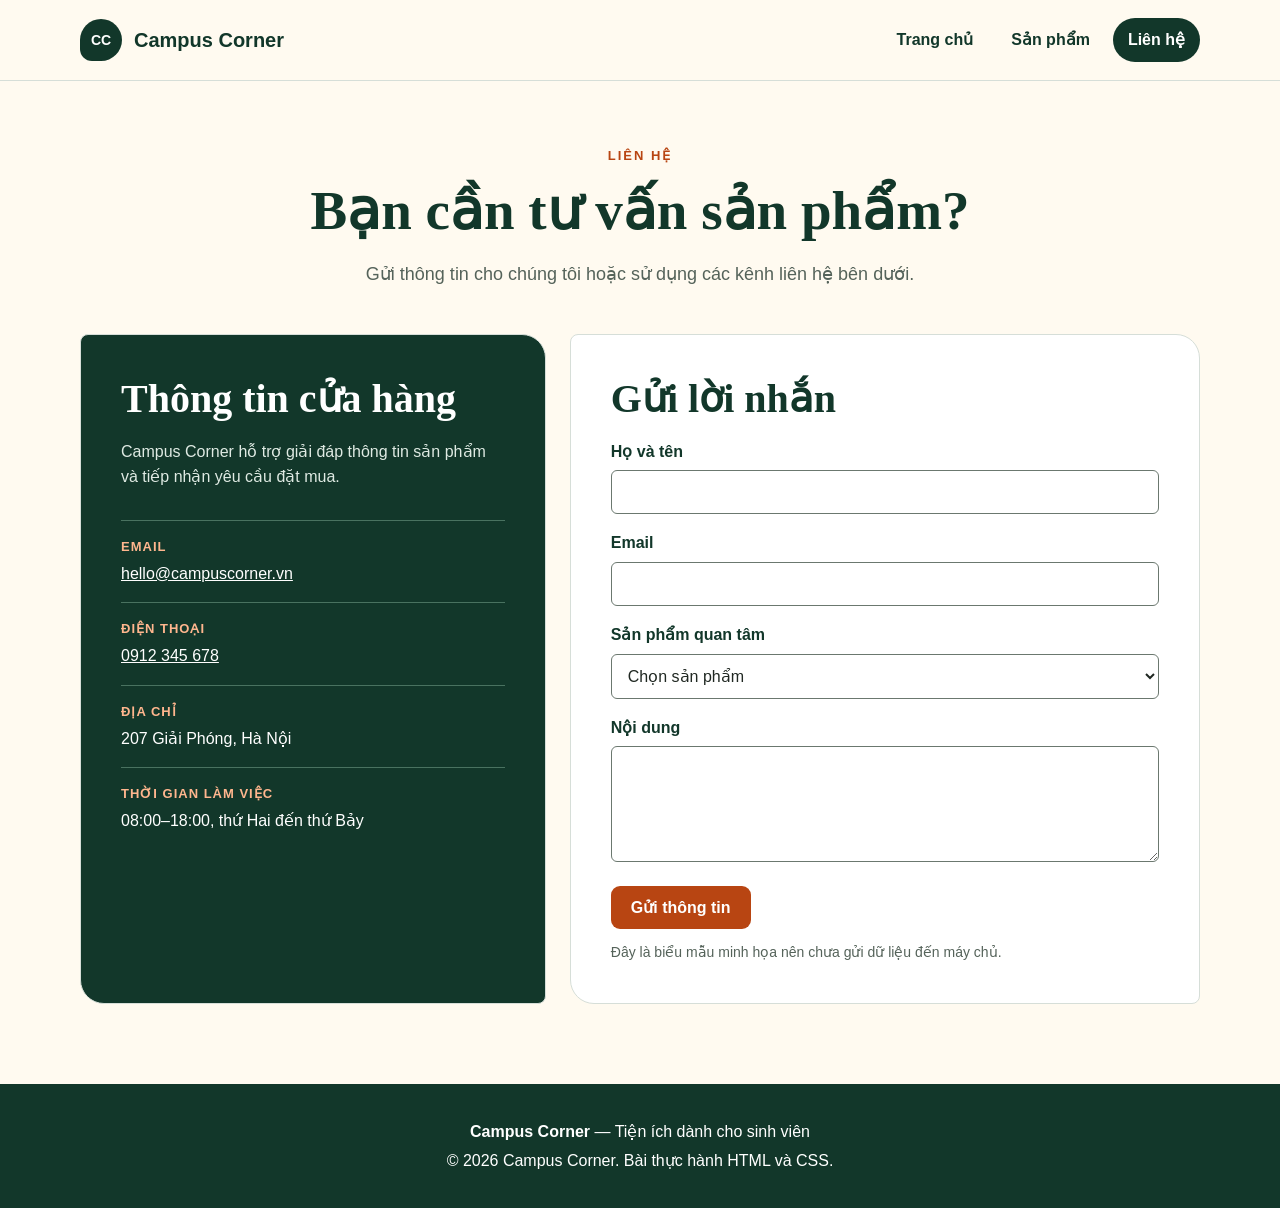
<file: idex.html/contact.html>
<!DOCTYPE html>
<html lang="vi">
<head>
    <meta charset="UTF-8">

    <meta
        name="viewport"
        content="width=device-width, initial-scale=1.0"
    >

    <meta
        name="description"
        content="Liên hệ Campus Corner để hỏi thông tin và đặt mua sản phẩm."
    >

    <title>Campus Corner | Liên hệ</title>

    <link rel="stylesheet" href="style.css">
</head>

<body>
    <a class="skip-link" href="#main-content">
        Chuyển đến nội dung chính
    </a>
    <header class="site-header">
        <div class="header-container">

            <a
                class="brand"
                href="index.html"
                aria-label="Campus Corner - Trang chủ"
            >
                <span class="brand-logo" aria-hidden="true">CC</span>
                <span>Campus Corner</span>
            </a>

            <nav aria-label="Điều hướng chính">
                <ul>
                    <li>
                        <a href="index.html">
                            Trang chủ
                        </a>
                    </li>

                    <li>
                        <a href="products.html">
                            Sản phẩm
                        </a>
                    </li>

                    <li>
                        <a
                            class="active"
                            aria-current="page"
                            href="contact.html"
                        >
                            Liên hệ
                        </a>
                    </li>
                </ul>
            </nav>

        </div>
    </header>
    <main id="main-content" tabindex="-1">
        <section class="page-introduction contact-introduction">
            <p class="eyebrow">LIÊN HỆ</p>

            <h1>Bạn cần tư vấn sản phẩm?</h1>

            <p>
                Gửi thông tin cho chúng tôi hoặc sử dụng
                các kênh liên hệ bên dưới.
            </p>
        </section>
        <section
            class="contact-layout"
            aria-label="Thông tin và biểu mẫu liên hệ"
        >
            <div class="contact-information">
                <h2>Thông tin cửa hàng</h2>

                <p>
                    Campus Corner hỗ trợ giải đáp thông tin
                    sản phẩm và tiếp nhận yêu cầu đặt mua.
                </p>

                <dl>
                    <div>
                        <dt>Email</dt>

                        <dd>
                            <a href="mailto:hello@campuscorner.vn">
                                hello@campuscorner.vn
                            </a>
                        </dd>
                    </div>

                    <div>
                        <dt>Điện thoại</dt>

                        <dd>
                            <a href="tel:+84912345678">
                                0912 345 678
                            </a>
                        </dd>
                    </div>

                    <div>
                        <dt>Địa chỉ</dt>

                        <dd>
                            207 Giải Phóng, Hà Nội
                        </dd>
                    </div>

                    <div>
                        <dt>Thời gian làm việc</dt>

                        <dd>
                            08:00–18:00, thứ Hai đến thứ Bảy
                        </dd>
                    </div>
                </dl>
            </div>
            <form
                class="contact-form"
                action="#"
                method="post"
            >
                <h2>Gửi lời nhắn</h2>

                <div class="form-group">
                    <label for="fullname">
                        Họ và tên
                    </label>

                    <input
                        id="fullname"
                        name="fullname"
                        type="text"
                        autocomplete="name"
                        required
                    >
                </div>

                <div class="form-group">
                    <label for="email">
                        Email
                    </label>

                    <input
                        id="email"
                        name="email"
                        type="email"
                        autocomplete="email"
                        required
                    >
                </div>

                <div class="form-group">
                    <label for="product">
                        Sản phẩm quan tâm
                    </label>

                    <select id="product" name="product">
                        <option value="">
                            Chọn sản phẩm
                        </option>

                        <option value="notebook">
                            Sổ kế hoạch tuần
                        </option>

                        <option value="bottle">
                            Bình nước giữ nhiệt
                        </option>

                        <option value="headphones">
                            Tai nghe học tập
                        </option>

                        <option value="backpack">
                            Ba lô Campus
                        </option>

                        <option value="pens">
                            Bộ bút ghi chú
                        </option>

                        <option value="watch">
                            Đồng hồ tối giản
                        </option>
                    </select>
                </div>

                <div class="form-group">
                    <label for="message">
                        Nội dung
                    </label>

                    <textarea
                        id="message"
                        name="message"
                        rows="5"
                        required
                    ></textarea>
                </div>

                <button class="button" type="submit">
                    Gửi thông tin
                </button>

                <p class="form-note">
                    Đây là biểu mẫu minh họa nên chưa gửi
                    dữ liệu đến máy chủ.
                </p>
            </form>

        </section>

    </main>
    <footer>
        <p>
            <strong>Campus Corner</strong>
            — Tiện ích dành cho sinh viên
        </p>

        <p>
            &copy; 2026 Campus Corner.
            Bài thực hành HTML và CSS.
        </p>
    </footer>
</body>
</html>
</file>
<file: idex.html/style.css>
:root {
    --green-dark: #12372a;
    --green-medium: #1f5b45;
    --green-light: #e5efe8;

    --cream: #fffaf0;
    --orange: #b84512;

    --text-dark: #202822;
    --text-muted: #55635a;

    --border: #d6ded8;
    --white: #ffffff;

    --focus-color: #ffbf47;
}
* {
    box-sizing: border-box;
}

html {
    scroll-behavior: smooth;
}

body {
    margin: 0;

    background-color: var(--cream);
    color: var(--text-dark);

    font-family: Arial, Helvetica, sans-serif;
    font-size: 16px;
    line-height: 1.6;
}

img {
    display: block;
    max-width: 100%;
}

a {
    color: inherit;
}
.skip-link {
    position: absolute;
    top: -70px;
    left: 16px;
    z-index: 1000;

    padding: 10px 16px;

    background-color: var(--green-dark);
    color: var(--white);

    border-radius: 0 0 6px 6px;

    font-weight: bold;
    text-decoration: none;
}

.skip-link:focus {
    top: 0;
}


/* Viền khi điều khiển bằng bàn phím */

:focus-visible {
    outline: 3px solid var(--focus-color);
    outline-offset: 3px;
}

main:focus {
    outline: none;
}
.site-header {
    background-color: var(--cream);
    border-bottom: 1px solid var(--border);
}

.header-container {
    width: 90%;
    max-width: 1120px;
    min-height: 80px;

    margin: 0 auto;

    display: flex;
    align-items: center;
    justify-content: space-between;

    gap: 30px;
}
.brand {
    display: inline-flex;
    align-items: center;

    gap: 12px;

    color: var(--green-dark);

    font-size: 20px;
    font-weight: 800;
    text-decoration: none;
}

.brand-logo {
    width: 42px;
    height: 42px;

    display: grid;
    place-items: center;

    background-color: var(--green-dark);
    color: var(--white);

    border-radius: 50% 50% 50% 12px;

    font-size: 14px;
}
nav ul {
    margin: 0;
    padding: 0;

    display: flex;

    gap: 8px;

    list-style-type: none;
}

nav a {
    display: block;

    padding: 9px 15px;

    border-radius: 999px;

    color: var(--green-dark);

    font-weight: bold;
    text-decoration: none;
}

nav a:hover,
nav a.active {
    background-color: var(--green-dark);
    color: var(--white);
}
main {
    width: 90%;
    max-width: 1120px;

    margin: 0 auto;
}
.hero {
    min-height: 500px;

    margin: 40px 0 70px;

    display: grid;
    grid-template-columns: 1.05fr 0.95fr;

    overflow: hidden;

    background-color: var(--green-dark);

    border-radius: 28px 8px 28px 8px;
}

.hero-content {
    padding: 70px;

    align-self: center;

    color: var(--white);
}

.eyebrow {
    margin: 0 0 12px;

    color: var(--orange);

    font-size: 13px;
    font-weight: 800;
    letter-spacing: 2px;
}

.hero .eyebrow {
    color: #ffb68e;
}

.hero h1 {
    margin: 0;

    color: var(--white);

    font-family: Georgia, "Times New Roman", serif;
    font-size: 56px;
    line-height: 1.1;
}

.hero-description {
    max-width: 540px;

    margin: 20px 0 28px;

    color: #e7f1eb;

    font-size: 18px;
}

.hero img {
    width: 100%;
    height: 100%;
    min-height: 360px;

    object-fit: cover;
}
.button {
    display: inline-block;

    padding: 12px 20px;

    background-color: var(--orange);
    color: var(--white);

    border: none;
    border-radius: 9px;

    font-family: inherit;
    font-size: 16px;
    font-weight: 800;

    text-decoration: none;
    cursor: pointer;
}

.button:hover {
    background-color: #8f320d;
}

.button-light {
    background-color: var(--white);
    color: var(--green-dark);
}

.button-light:hover {
    background-color: #e7f1eb;
}
.section {
    margin-bottom: 80px;
}

.section-heading {
    margin-bottom: 28px;

    display: flex;
    align-items: flex-end;
    justify-content: space-between;

    gap: 20px;
}

.section-heading h2,
.benefit-heading h2,
.contact-layout h2 {
    margin: 0;

    color: var(--green-dark);

    font-family: Georgia, "Times New Roman", serif;
    font-size: 40px;
    line-height: 1.2;
}

.text-link {
    color: var(--green-medium);

    font-weight: 800;
}

.text-link:hover {
    color: var(--orange);
}
.product-grid {
    display: grid;
    grid-template-columns: repeat(3, 1fr);

    gap: 24px;
}
.product-card {
    overflow: hidden;

    background-color: var(--white);

    border: 1px solid var(--border);
    border-radius: 8px 22px 8px 22px;

    box-shadow: 0 8px 25px rgba(18, 55, 42, 0.07);

    transition:
        transform 0.2s,
        box-shadow 0.2s;
}

.product-card:hover {
    transform: translateY(-5px);

    box-shadow: 0 14px 30px rgba(18, 55, 42, 0.13);
}

.product-card > img {
    width: 100%;
    height: 220px;

    object-fit: cover;
}

.product-content {
    padding: 20px;
}

.product-category {
    margin: 0;

    color: var(--orange);

    font-size: 13px;
    font-weight: 800;
    letter-spacing: 1px;
    text-transform: uppercase;
}

.product-card h3 {
    margin: 4px 0 6px;

    color: var(--green-dark);

    font-family: Georgia, "Times New Roman", serif;
    font-size: 22px;
}

.product-card p:not(.product-category) {
    margin: 0;

    color: var(--text-muted);
}

.product-footer {
    margin-top: 20px;
    padding-top: 16px;

    display: flex;
    align-items: center;
    justify-content: space-between;

    gap: 16px;

    border-top: 1px solid var(--border);
}

.product-footer strong {
    color: var(--green-dark);
}

.product-footer a {
    color: var(--orange);

    font-weight: 800;
}

.product-footer a:hover {
    color: #8f320d;
}
.benefit-section {
    margin-bottom: 65px;
    padding: 60px;

    display: grid;
    grid-template-columns: 0.8fr 1.2fr;

    gap: 50px;

    background-color: var(--green-light);

    border-radius: 8px 28px 8px 28px;
}

.benefit-list {
    display: grid;

    gap: 20px;
}

.benefit-item {
    display: grid;
    grid-template-columns: 48px 1fr;

    gap: 16px;
}

.benefit-item > span {
    color: var(--orange);

    font-size: 20px;
    font-weight: 900;
}

.benefit-item h3 {
    margin: 0;

    color: var(--green-dark);
}

.benefit-item p {
    margin: 3px 0 0;

    color: var(--text-muted);
}
.page-introduction {
    max-width: 850px;

    margin: 65px auto 35px;

    text-align: center;
}

.page-introduction h1 {
    margin: 0;

    color: var(--green-dark);

    font-family: Georgia, "Times New Roman", serif;
    font-size: 55px;
    line-height: 1.15;
}

.page-introduction > p:last-child {
    color: var(--text-muted);

    font-size: 18px;
}

.product-page {
    margin-top: 45px;
}

.contact-introduction {
    max-width: 700px;
}
.contact-layout {
    margin: 45px 0 80px;

    display: grid;
    grid-template-columns: 0.85fr 1.15fr;

    gap: 24px;
}

.contact-information,
.contact-form {
    padding: 40px;

    background-color: var(--white);

    border: 1px solid var(--border);
    border-radius: 8px 24px 8px 24px;
}

.contact-information {
    background-color: var(--green-dark);
    color: var(--white);
}

.contact-information h2 {
    color: var(--white);
}

.contact-information > p {
    color: #dfeae3;
}

.contact-information dl {
    margin: 30px 0 0;
}

.contact-information dl div {
    padding: 16px 0;

    border-top: 1px solid #497260;
}

.contact-information dt {
    color: #ffb68e;

    font-size: 13px;
    font-weight: 800;
    letter-spacing: 1px;
    text-transform: uppercase;
}

.contact-information dd {
    margin: 3px 0 0;
}

.contact-information a {
    color: var(--white);
}
.form-group {
    margin-top: 16px;
}

.form-group label {
    display: block;

    margin-bottom: 6px;

    color: var(--green-dark);

    font-weight: 800;
}

.form-group input,
.form-group select,
.form-group textarea {
    width: 100%;

    padding: 12px;

    background-color: var(--white);
    color: var(--text-dark);

    border: 1px solid #6b786f;
    border-radius: 6px;

    font-family: inherit;
    font-size: 16px;
}

.form-group textarea {
    resize: vertical;
}

.contact-form .button {
    margin-top: 16px;
}

.form-note {
    margin: 12px 0 0;

    color: var(--text-muted);

    font-size: 14px;
}
footer {
    padding: 32px 5%;

    background-color: var(--green-dark);
    color: var(--white);

    text-align: center;
}

footer p {
    margin: 3px 0;
}
.visually-hidden {
    position: absolute;

    width: 1px;
    height: 1px;

    padding: 0;
    margin: -1px;

    overflow: hidden;

    clip: rect(0, 0, 0, 0);

    white-space: nowrap;

    border: 0;
}
@media screen and (max-width: 850px) {
    .hero {
        grid-template-columns: 1fr;
    }

    .hero-content {
        padding: 45px;
    }

    .hero img {
        max-height: 360px;
    }

    .product-grid {
        grid-template-columns: repeat(2, 1fr);
    }

    .benefit-section,
    .contact-layout {
        grid-template-columns: 1fr;
    }
}
@media screen and (max-width: 600px) {
    .header-container {
        padding: 16px 0;

        flex-direction: column;
        align-items: flex-start;
    }

    nav {
        width: 100%;
    }

    nav ul {
        justify-content: space-between;

        gap: 4px;
    }

    nav a {
        padding: 7px 10px;

        font-size: 15px;
    }

    .hero {
        min-height: 0;

        margin-top: 24px;
    }

    .hero-content {
        padding: 32px 22px;
    }

    .hero h1 {
        font-size: 39px;
    }

    .hero img {
        min-height: 250px;
    }

    .section-heading {
        align-items: flex-start;
        flex-direction: column;
    }

    .section-heading h2,
    .benefit-heading h2,
    .contact-layout h2 {
        font-size: 31px;
    }

    .product-grid {
        grid-template-columns: 1fr;
    }

    .product-card > img {
        height: 240px;
    }

    .benefit-section {
        padding: 32px 22px;
    }

    .page-introduction {
        margin-top: 40px;

        text-align: left;
    }

    .page-introduction h1 {
        font-size: 39px;
    }

    .contact-information,
    .contact-form {
        padding: 28px 22px;
    }
}
@media (prefers-reduced-motion: reduce) {
    html {
        scroll-behavior: auto;
    }

    *,
    *::before,
    *::after {
        transition-duration: 0.01ms !important;
    }
}
</file>
